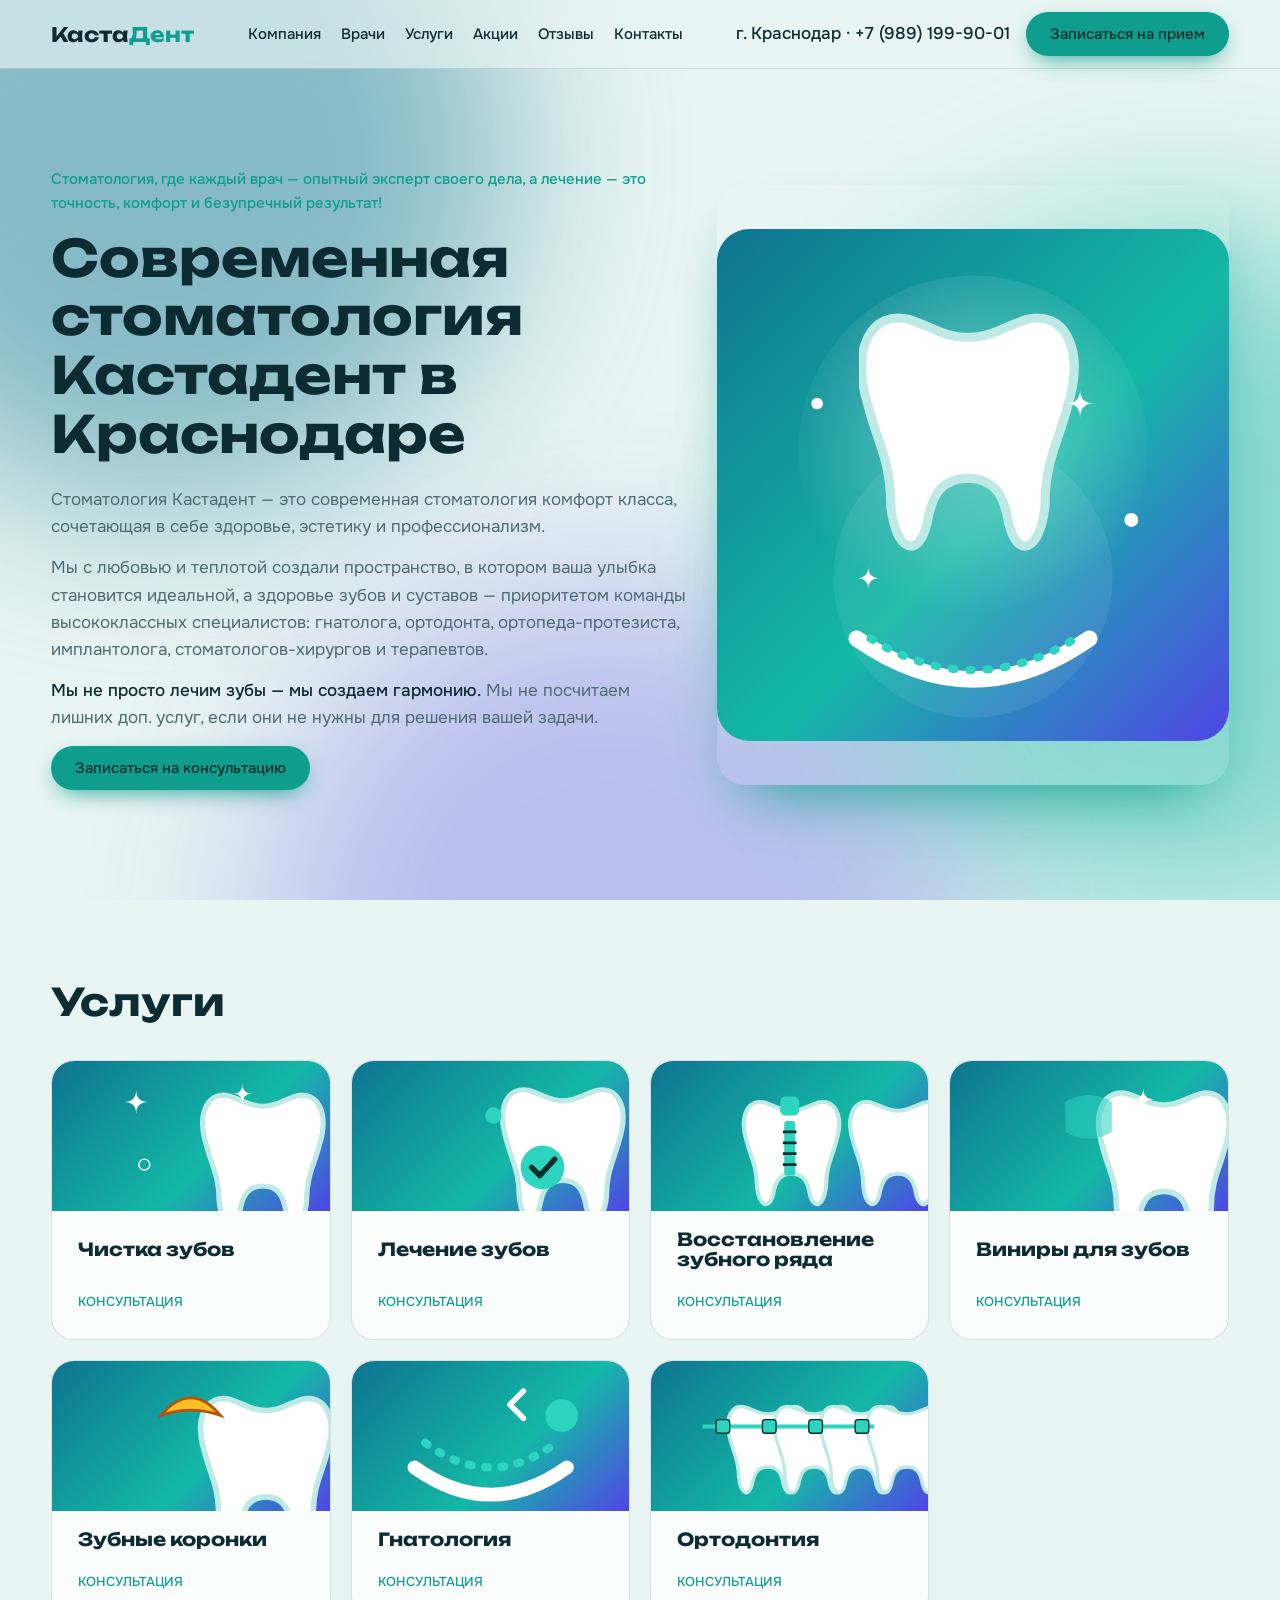
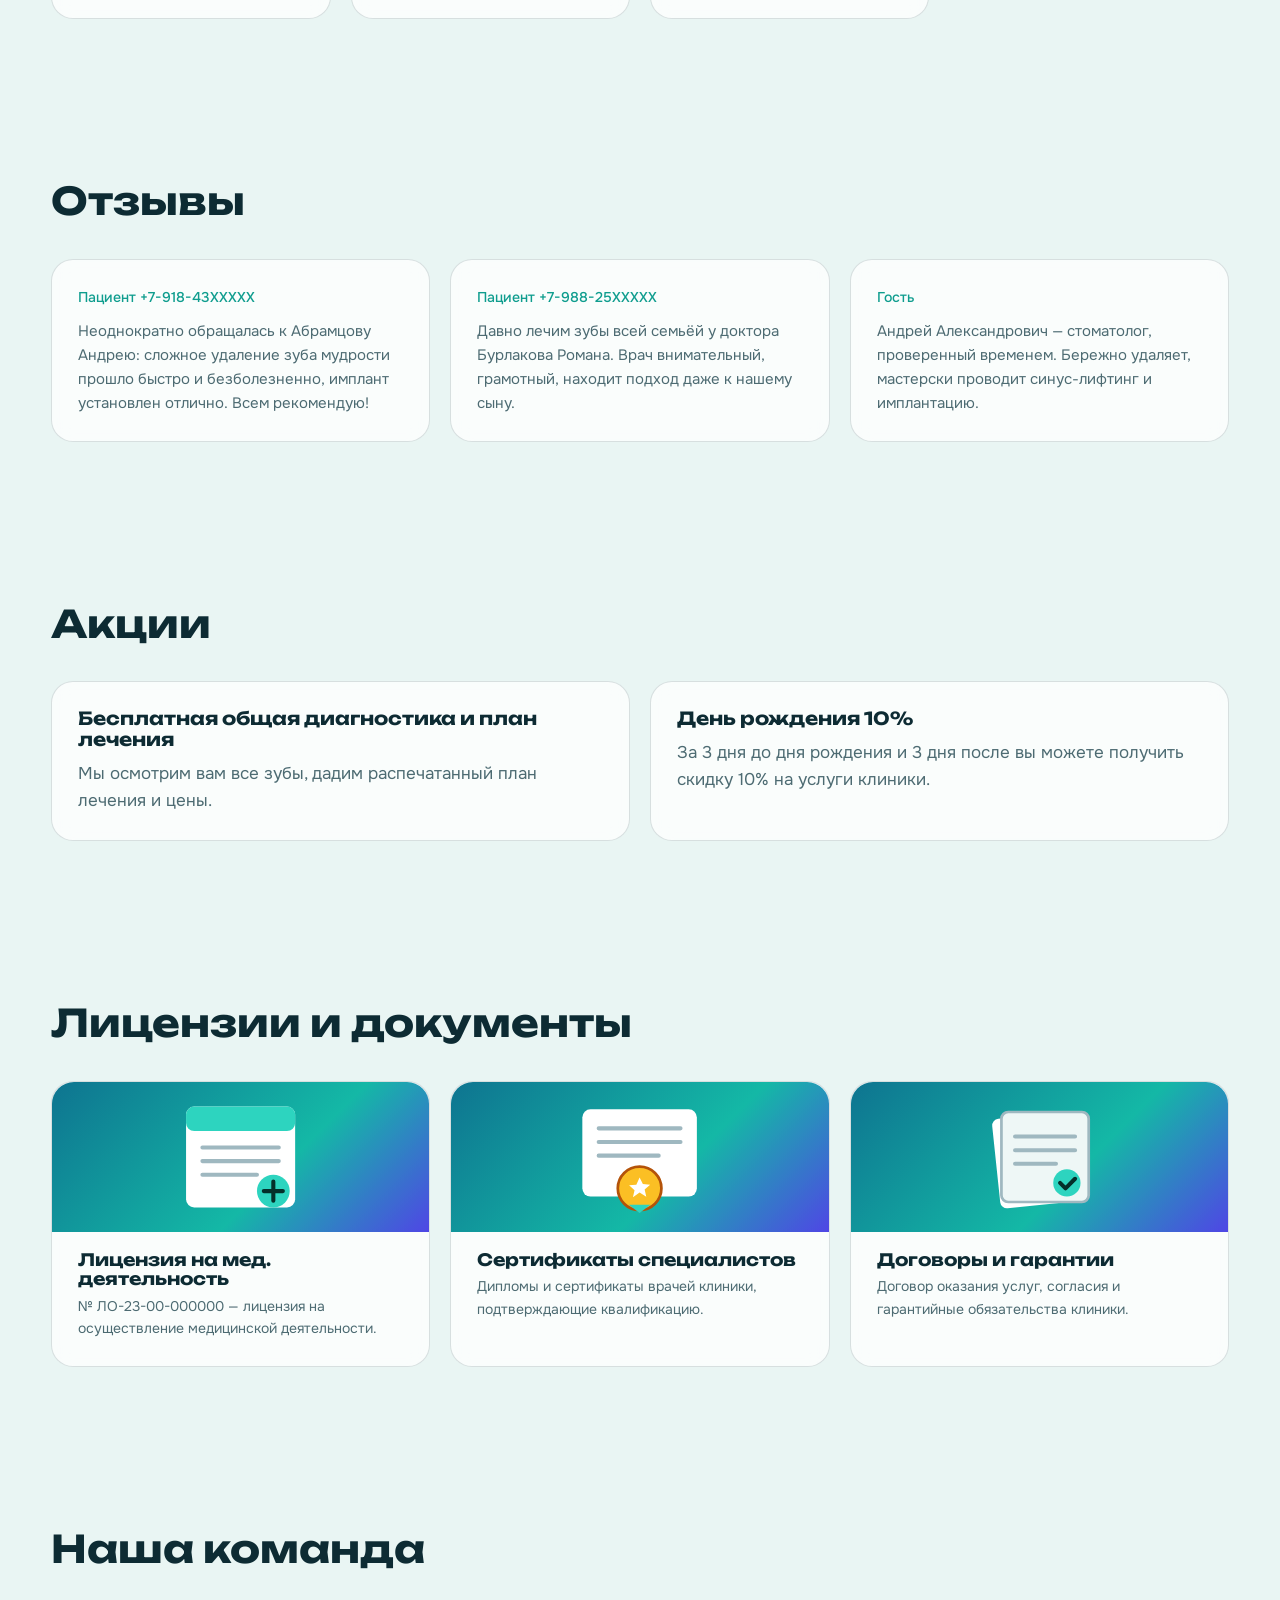
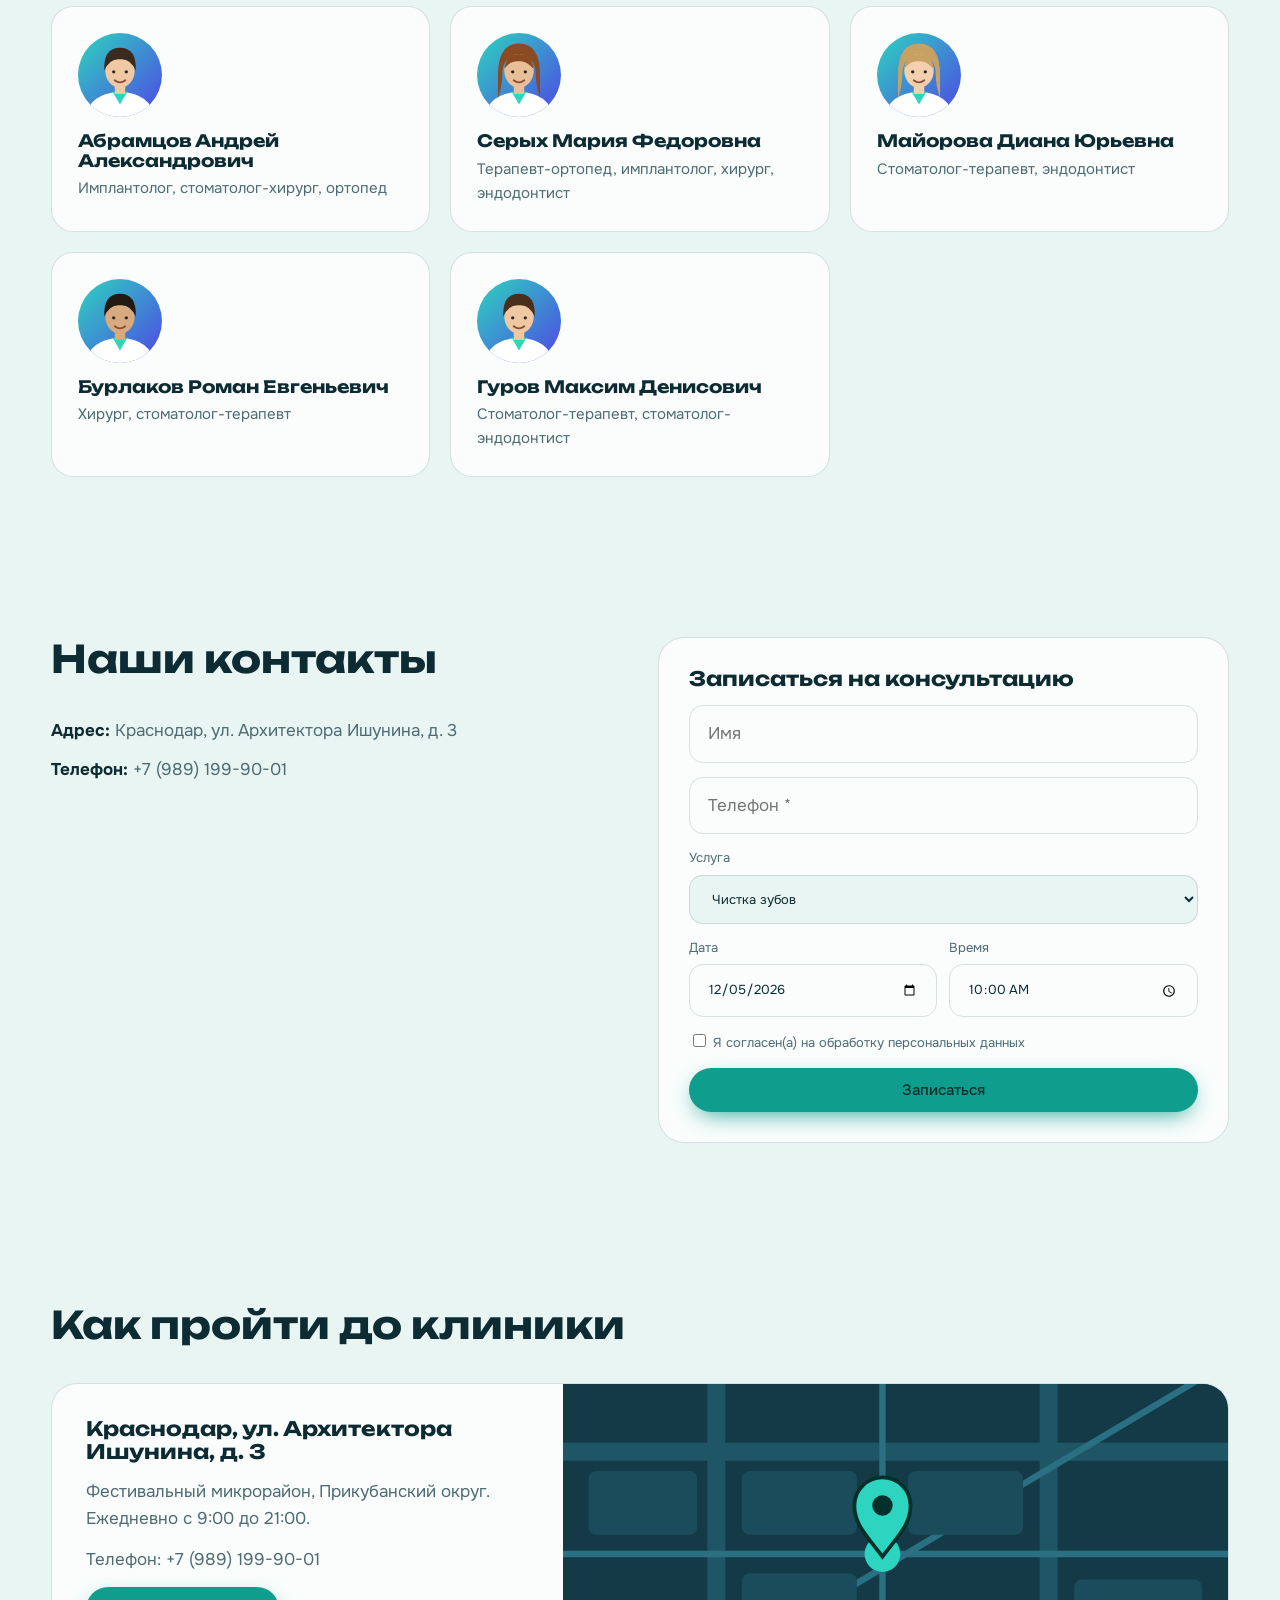
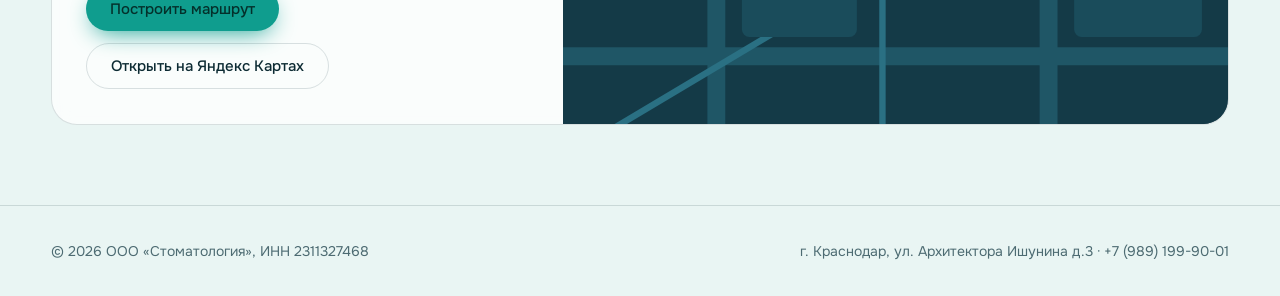
<file: index.html>
<!DOCTYPE html>
<html lang="ru">
<head>
<meta charset="utf-8">
<meta name="viewport" content="width=device-width, initial-scale=1, viewport-fit=cover">
<title>Каста Дент — стоматология без страха</title>
<link href="https://fonts.googleapis.com/css2?family=Unbounded:wght@500;700&family=Onest:wght@400;500&display=swap" rel="stylesheet">
<style>
:root{--bg:#0a1f2b;--surface:rgba(255,255,255,.07);--ink:#eef7f6;--muted:#a9c4c8;--accent:#2dd4bf;--line:rgba(255,255,255,.14);color-scheme:dark;box-sizing:border-box;padding-top:env(safe-area-inset-top,0px);padding-bottom:env(safe-area-inset-bottom,0px)}
@media (prefers-color-scheme:light){:root:not([data-theme="dark"]){--bg:#e9f5f3;--surface:rgba(255,255,255,.75);--ink:#0d2b33;--muted:#4d6b72;--accent:#0f9d8e;--line:rgba(13,43,51,.14);color-scheme:light}}
:root[data-theme="light"]{--bg:#e9f5f3;--surface:rgba(255,255,255,.75);--ink:#0d2b33;--muted:#4d6b72;--accent:#0f9d8e;--line:rgba(13,43,51,.14);color-scheme:light}
*,*::before,*::after{box-sizing:border-box}
html{scroll-behavior:smooth;scroll-padding-top:90px}
body{margin:0;background:var(--bg);color:var(--ink);font:400 17px/1.6 Onest,system-ui,sans-serif;overflow-x:hidden}
h1,h2,h3{font-family:Unbounded,system-ui,sans-serif;line-height:1.15;margin:0}
a{color:inherit;text-decoration:none}
:focus-visible{outline:3px solid var(--accent);outline-offset:3px}
.bg{position:fixed;inset:0;z-index:-1;overflow:hidden}
.bg i{position:absolute;width:55vmax;height:55vmax;border-radius:50%;filter:blur(90px);opacity:.45;animation:drift 22s ease-in-out infinite alternate}
.bg i:nth-child(1){background:#0e7490;left:-15vmax;top:-15vmax}
.bg i:nth-child(2){background:#14b8a6;right:-20vmax;top:25vh;animation-duration:28s}
.bg i:nth-child(3){background:#4f46e5;left:20vw;bottom:-30vmax;opacity:.3;animation-duration:34s}
@keyframes drift{to{transform:translate(8vw,6vh) scale(1.2)}}
header{position:fixed;top:0;left:0;right:0;z-index:20;display:flex;justify-content:space-between;align-items:center;gap:16px;padding:calc(12px + env(safe-area-inset-top,0px)) 4vw 12px;backdrop-filter:blur(16px);background:color-mix(in srgb,var(--bg) 65%,transparent);border-bottom:1px solid var(--line)}
.logo{font:700 20px Unbounded,sans-serif;white-space:nowrap}.logo i{color:var(--accent);font-style:normal}
nav{display:flex;gap:20px;font-size:15px;font-weight:500;flex-wrap:wrap}nav>a,.has-drop>a{position:relative}nav>a::after,.has-drop>a::after{content:"";position:absolute;left:0;bottom:-4px;height:2px;width:0;background:var(--accent);transition:width .3s}nav>a:hover::after,.has-drop>a:hover::after{width:100%}
.has-drop{position:relative}
.drop{position:absolute;top:100%;left:0;margin-top:12px;min-width:210px;display:flex;flex-direction:column;gap:2px;padding:8px;background:color-mix(in srgb,var(--bg) 82%,transparent);backdrop-filter:blur(16px);border:1px solid var(--line);border-radius:16px;box-shadow:0 24px 40px -22px rgba(0,0,0,.6);opacity:0;visibility:hidden;transform:translateY(8px);transition:opacity .22s,transform .22s,visibility .22s;z-index:30}
.drop::before{content:"";position:absolute;top:-12px;left:0;right:0;height:12px}
.has-drop:hover .drop,.has-drop:focus-within .drop{opacity:1;visibility:visible;transform:none}
.drop a{display:block;padding:10px 14px;border-radius:10px;font-size:14px;font-weight:500;white-space:nowrap;transition:background .18s,color .18s}
.drop a::after{display:none}
.drop a:hover{background:var(--accent);color:#04302b}
.hd{display:flex;align-items:center;gap:16px;font-weight:500;white-space:nowrap}
.btn{display:inline-block;background:var(--accent);color:#04302b;font-weight:500;padding:12px 24px;border-radius:999px;border:0;font:500 15px Onest,sans-serif;cursor:pointer;transition:transform .25s,box-shadow .25s;box-shadow:0 8px 24px -8px var(--accent)}
.btn:hover{transform:translateY(-3px) scale(1.04)}
.hero{min-height:100vh;display:grid;grid-template-columns:1.25fr 1fr;align-items:center;gap:2vw;padding:110px 4vw 40px}
.hero .lead{font-size:15px;color:var(--accent);margin-bottom:14px;font-weight:500}
.hero h1{font-size:clamp(28px,4vw,52px);margin-bottom:22px}
.hero h1 span{display:inline-block;opacity:0;transform:translateY(40px) rotateX(-60deg);animation:rise .9s cubic-bezier(.2,.8,.2,1) forwards}
@keyframes rise{to{opacity:1;transform:none}}
.hero p{color:var(--muted);max-width:60ch;margin:0 0 14px}
.hero p b{color:var(--ink);font-weight:500}
.hero-art{height:min(75vh,600px);width:100%;border-radius:28px;display:block;box-shadow:0 30px 60px -30px var(--accent);overflow:hidden}
.hero-art svg{width:100%;height:100%;display:block}
.float{animation:floaty 5s ease-in-out infinite alternate;transform-origin:center}
@keyframes floaty{to{transform:translateY(-14px)}}
.spk{animation:tw 2.6s ease-in-out infinite}
@keyframes tw{0%,100%{opacity:.35;transform:scale(.8)}50%{opacity:1;transform:scale(1.15)}}
section{padding:80px 4vw}
h2{font-size:clamp(24px,3vw,38px);margin-bottom:36px}
.services{display:grid;grid-template-columns:repeat(4,1fr);gap:20px;perspective:900px}
.card{background:var(--surface);border:1px solid var(--line);backdrop-filter:blur(10px);border-radius:22px;padding:26px;min-height:170px;display:flex;flex-direction:column;justify-content:space-between;transform-style:preserve-3d;transition:transform .2s ease-out,box-shadow .3s}
.card:hover{box-shadow:0 30px 50px -28px var(--accent)}
.card h3{font-size:18px;transform:translateZ(30px)}
.card span{font-size:13px;font-weight:500;color:var(--accent);transform:translateZ(18px);display:block;margin-top:22px}
.ph{height:150px;margin:-26px -26px 18px;border-radius:22px 22px 0 0;background:linear-gradient(135deg,#0e7490,#14b8a6 60%,#4f46e5);display:grid;place-items:center;overflow:hidden;transform:translateZ(0)}
.ph svg{height:100%;width:100%;display:block;transition:transform .5s}.card:hover .ph svg{transform:scale(1.1)}
.team .av{overflow:hidden;width:84px;height:84px;background:none}.team .av svg,.team .card>svg{width:84px;height:84px;border-radius:50%;margin-bottom:14px;display:block}select{font:inherit;padding:14px 18px;border-radius:14px;border:1px solid var(--line);background:var(--bg);color:var(--ink);width:100%;margin-top:6px}label.c input[type=date],label.c input[type=time]{width:100%;margin-top:6px}.two{display:grid;grid-template-columns:1fr 1fr;gap:12px}.ok a{display:inline-block;margin-top:10px}.map{display:grid;grid-template-columns:1fr 1.3fr;gap:0;border-radius:26px;overflow:hidden;border:1px solid var(--line);background:var(--surface);backdrop-filter:blur(10px)}.map .tx{padding:34px;display:flex;flex-direction:column;gap:14px;justify-content:center}.map .tx p{margin:0;color:var(--muted)}.map .tx .row{display:flex;gap:12px;flex-wrap:wrap}.btn.ghost{background:transparent;color:var(--ink);border:1px solid var(--line);box-shadow:none}.mp{min-height:340px;background:#143a47;position:relative}.mp svg{width:100%;height:100%;display:block;position:absolute;inset:0}.pin{animation:bob 1.8s ease-in-out infinite;transform-origin:50% 100%}@keyframes bob{50%{transform:translateY(-8px)}}.ring{animation:ring 2.4s ease-out infinite;transform-origin:center;transform-box:fill-box}@keyframes ring{from{transform:scale(.3);opacity:.9}to{transform:scale(2.4);opacity:0}}@media(max-width:1000px){.map{grid-template-columns:1fr}}.rev{display:grid;grid-template-columns:repeat(3,1fr);gap:20px}
.rev .card{min-height:0;gap:14px;display:block}.rev small{display:block;color:var(--accent);margin-bottom:10px;font-weight:500}.rev p{margin:0;color:var(--muted);font-size:15px}
.promo{display:grid;grid-template-columns:repeat(2,1fr);gap:20px}
.promo .card{min-height:0;display:block}.promo h3{margin-bottom:10px;transform:none}.promo p{margin:0;color:var(--muted)}
.docs{display:grid;grid-template-columns:repeat(3,1fr);gap:20px}
.docs .card{min-height:0;display:block}.docs h3{font-size:17px;margin-bottom:6px;transform:none}.docs p{margin:0;color:var(--muted);font-size:14px}
.team{display:grid;grid-template-columns:repeat(3,1fr);gap:20px}
.team .card{min-height:0;display:block}.team h3{font-size:17px;margin-bottom:6px;transform:none}.team p{margin:0;color:var(--muted);font-size:15px}
.team .av{width:54px;height:54px;border-radius:50%;background:linear-gradient(135deg,var(--accent),#4f46e5);margin-bottom:14px}
.contact{display:grid;grid-template-columns:1fr 1fr;gap:36px;align-items:start}
.info p{margin:0 0 12px;color:var(--muted)}.info strong{color:var(--ink)}
form{background:var(--surface);border:1px solid var(--line);backdrop-filter:blur(10px);border-radius:26px;padding:30px;display:grid;gap:14px}
input{font:inherit;padding:14px 18px;border-radius:14px;border:1px solid var(--line);background:transparent;color:var(--ink)}
label.c{font-size:13px;color:var(--muted)}
.ok{display:none;color:var(--accent);font-weight:500}
footer{padding:34px 4vw;color:var(--muted);font-size:14px;display:flex;justify-content:space-between;flex-wrap:wrap;gap:12px;border-top:1px solid var(--line)}
.rv{opacity:0;transform:translateY(34px);transition:opacity .8s,transform .8s}.rv.in{opacity:1;transform:none}
@media(max-width:1000px){nav{display:none}.hero{grid-template-columns:1fr;padding-top:96px}.hero-art{height:40vh;order:-1}.services,.team,.rev,.docs{grid-template-columns:1fr 1fr}.contact,.promo{grid-template-columns:1fr}}
@media(max-width:560px){.services,.team,.rev,.docs{grid-template-columns:1fr}.hd .tel{display:none}}
@media(prefers-reduced-motion:reduce){*{animation:none!important;transition:none!important}.rv,.hero h1 span{opacity:1;transform:none}}
</style>
</head>
<body>
<svg width="0" height="0" style="position:absolute" aria-hidden="true"><symbol id="t" viewBox="0 0 50 56"><path d="M12 3C4 1-1 9 3 22c2 8 5 12 5 22 1 10 6 12 8 4 1-6 3-10 9-10s8 4 9 10c2 8 7 6 8-4 0-10 3-14 5-22C51 9 46 1 38 3c-6 2-8 4-13 4S18 5 12 3z" fill="#fff" stroke="#bfe9e4" stroke-width="2" transform="translate(-1 0)"/></symbol></svg>
<div class="bg" aria-hidden="true"><i></i><i></i><i></i></div>
<header><a class="logo" href="#top">Каста<i>Дент</i></a><nav><span class="has-drop"><a href="#company" aria-haspopup="true" aria-expanded="false">Компания</a><span class="drop" role="menu"><a href="#team" role="menuitem">Врачи</a><a href="#docs" role="menuitem">Лицензии и документы</a></span></span><a href="#team">Врачи</a><a href="#services">Услуги</a><a href="#promo">Акции</a><a href="#reviews">Отзывы</a><a href="#contact">Контакты</a></nav>
<div class="hd"><span class="tel">г. Краснодар · +7 (989) 199-90-01</span><a class="btn" href="#contact">Записаться на прием</a></div></header>
<main id="top">
<div class="hero" id="company"><div>
<div class="lead">Стоматология, где каждый врач — опытный эксперт своего дела, а лечение — это точность, комфорт и безупречный результат!</div>
<h1 aria-label="Современная стоматология Кастадент в Краснодаре"><span>Современная</span> <span style="animation-delay:.12s">стоматология</span> <span style="animation-delay:.24s">Кастадент</span> <span style="animation-delay:.36s">в</span> <span style="animation-delay:.48s">Краснодаре</span></h1>
<p>Стоматология Кастадент — это современная стоматология комфорт класса, сочетающая в себе здоровье, эстетику и профессионализм.</p>
<p>Мы с любовью и теплотой создали пространство, в котором ваша улыбка становится идеальной, а здоровье зубов и суставов — приоритетом команды высококлассных специалистов: гнатолога, ортодонта, ортопеда-протезиста, имплантолога, стоматологов-хирургов и терапевтов.</p>
<p><b>Мы не просто лечим зубы — мы создаем гармонию.</b> Мы не посчитаем лишних доп. услуг, если они не нужны для решения вашей задачи.</p>
<p><a class="btn" href="#contact">Записаться на консультацию</a></p>
</div><div class="hero-art"><svg viewBox="0 0 440 440" role="img" aria-label="Иллюстрация современной стоматологии">
<defs>
<linearGradient id="hg" x1="0" y1="0" x2="1" y2="1"><stop offset="0" stop-color="#0e7490"/><stop offset=".55" stop-color="#14b8a6"/><stop offset="1" stop-color="#4f46e5"/></linearGradient>
<radialGradient id="hglow" cx="50%" cy="42%" r="55%"><stop offset="0" stop-color="#ffffff" stop-opacity=".35"/><stop offset="1" stop-color="#ffffff" stop-opacity="0"/></radialGradient>
</defs>
<rect width="440" height="440" rx="28" fill="url(#hg)"/>
<circle cx="220" cy="190" r="150" fill="url(#hglow)"/>
<circle cx="220" cy="300" r="120" fill="#ffffff" opacity=".07"/>
<g class="float">
<use href="#t" width="50" height="56" transform="translate(122 66) scale(3.9)"/>
<path d="M300 150q12 0 12 12q0 -12 12 -12q-12 0 -12 -12q0 12 -12 12z" fill="#fff" class="spk"/>
<path d="M120 300q10 0 10 10q0 -10 10 -10q-10 0 -10 -10q0 10 -10 10z" fill="#fff" class="spk" style="animation-delay:.6s"/>
</g>
<path d="M120 352q100 70 200 0" stroke="#fff" stroke-width="14" fill="none" stroke-linecap="round"/>
<path d="M132 352q88 54 176 0" stroke="#2dd4bf" stroke-width="7" fill="none" stroke-linecap="round" stroke-dasharray="2 13"/>
<g class="spk" style="animation-delay:1.1s"><circle cx="356" cy="250" r="6" fill="#fff"/></g>
<g class="spk" style="animation-delay:.3s"><circle cx="86" cy="150" r="5" fill="#fff"/></g>
</svg></div></div>
<section id="services"><h2 class="rv">Услуги</h2><div class="services"><a class="card rv" href="#contact"><div class="ph"><svg viewBox="0 0 160 110" role="img" aria-label="Чистка зубов"><g transform="translate(58 20) scale(0.960)"><use href="#t" /></g><path d="M40 21Q40 30 49 30Q40 30 40 39Q40 30 31 30Q40 30 40 21Z" fill="#fff"/><path d="M118 17Q118 24 125 24Q118 24 118 31Q118 24 111 24Q118 24 118 17Z" fill="#fff"/><path d="M112 70Q112 80 122 80Q112 80 112 90Q112 80 102 80Q112 80 112 70Z" fill="#fff"/><circle cx="46" cy="76" r="4" fill="none" stroke="#fff"/><circle cx="130" cy="52" r="3" fill="none" stroke="#fff"/></svg></div><h3>Чистка зубов</h3><span>КОНСУЛЬТАЦИЯ</span></a><a class="card rv" href="#contact"><div class="ph"><svg viewBox="0 0 160 110" role="img" aria-label="Лечение зубов"><g transform="translate(58 16) scale(0.960)"><use href="#t" /></g><circle cx="82" cy="40" r="6" fill="#2dd4bf"/><circle cx="118" cy="78" r="16" fill="#2dd4bf"/><path d="M110 78l6 6 11-12" stroke="#04302b" stroke-width="4" fill="none" stroke-linecap="round" stroke-linejoin="round"/></svg></div><h3>Лечение зубов</h3><span>КОНСУЛЬТАЦИЯ</span></a><a class="card rv" href="#contact"><div class="ph"><svg viewBox="0 0 160 110" role="img" aria-label="Восстановление зубного ряда"><g transform="translate(22 26) scale(0.760)"><use href="#t" /></g><g transform="translate(100 26) scale(0.760)"><use href="#t" /></g><g fill="#2dd4bf"><rect x="73" y="26" width="14" height="14" rx="4"/><rect x="76" y="44" width="8" height="40" rx="2"/></g><g stroke="#04302b" stroke-width="2"><path d="M75 52h10M75 60h10M75 68h10M75 76h10"/></g></svg></div><h3>Восстановление зубного ряда</h3><span>КОНСУЛЬТАЦИЯ</span></a><a class="card rv" href="#contact"><div class="ph"><svg viewBox="0 0 160 110" role="img" aria-label="Виниры для зубов"><g transform="translate(54 18) scale(1.040)"><use href="#t" /></g><path d="M63 30q17-10 34 0v22q-17 10-34 0z" fill="#2dd4bf" opacity=".55"/><path d="M120 20Q120 28 128 28Q120 28 120 36Q120 28 112 28Q120 28 120 20Z" fill="#fff"/></svg></div><h3>Виниры для зубов</h3><span>КОНСУЛЬТАЦИЯ</span></a><a class="card rv" href="#contact"><div class="ph"><svg viewBox="0 0 160 110" role="img" aria-label="Зубные коронки"><g transform="translate(54 22) scale(1.040)"><use href="#t" /></g><path d="M58 40Q80 14 102 40Q80 32 58 40Z" fill="#fbbf24" stroke="#b45309" stroke-width="2"/></svg></div><h3>Зубные коронки</h3><span>КОНСУЛЬТАЦИЯ</span></a><a class="card rv" href="#contact"><div class="ph"><svg viewBox="0 0 160 110" role="img" aria-label="Гнатология"><path d="M24 78Q80 118 136 78" stroke="#fff" stroke-width="10" fill="none" stroke-linecap="round"/><path d="M32 60Q80 96 128 60" stroke="#2dd4bf" stroke-width="6" fill="none" stroke-linecap="round" stroke-dasharray="2 10"/><circle cx="132" cy="40" r="12" fill="#2dd4bf"/><path d="M104 22l-10 10 10 10M160 22" stroke="#fff" stroke-width="4" fill="none" stroke-linecap="round" stroke-linejoin="round"/></svg></div><h3>Гнатология</h3><span>КОНСУЛЬТАЦИЯ</span></a><a class="card rv" href="#contact"><div class="ph"><svg viewBox="0 0 160 110" role="img" aria-label="Ортодонтия"><g transform="translate(14 30) scale(0.640)"><use href="#t" /></g><g transform="translate(48 30) scale(0.640)"><use href="#t" /></g><g transform="translate(82 30) scale(0.640)"><use href="#t" /></g><g transform="translate(116 30) scale(0.640)"><use href="#t" /></g><path d="M16 48H142" stroke="#2dd4bf" stroke-width="3"/><rect x="26" y="43" width="10" height="10" rx="2" fill="#2dd4bf" stroke="#04302b"/><rect x="60" y="43" width="10" height="10" rx="2" fill="#2dd4bf" stroke="#04302b"/><rect x="94" y="43" width="10" height="10" rx="2" fill="#2dd4bf" stroke="#04302b"/><rect x="128" y="43" width="10" height="10" rx="2" fill="#2dd4bf" stroke="#04302b"/></svg></div><h3>Ортодонтия</h3><span>КОНСУЛЬТАЦИЯ</span></a></div></section>
<section id="reviews"><h2 class="rv">Отзывы</h2><div class="rev"><div class="card rv"><small>Пациент +7-918-43XXXXX</small><p>Неоднократно обращалась к Абрамцову Андрею: сложное удаление зуба мудрости прошло быстро и безболезненно, имплант установлен отлично. Всем рекомендую!</p></div><div class="card rv"><small>Пациент +7-988-25XXXXX</small><p>Давно лечим зубы всей семьёй у доктора Бурлакова Романа. Врач внимательный, грамотный, находит подход даже к нашему сыну.</p></div><div class="card rv"><small>Гость</small><p>Андрей Александрович — стоматолог, проверенный временем. Бережно удаляет, мастерски проводит синус-лифтинг и имплантацию.</p></div></div></section>
<section id="promo"><h2 class="rv">Акции</h2><div class="promo"><div class="card rv"><h3>Бесплатная общая диагностика и план лечения</h3><p>Мы осмотрим вам все зубы, дадим распечатанный план лечения и цены.</p></div><div class="card rv"><h3>День рождения 10%</h3><p>За 3 дня до дня рождения и 3 дня после вы можете получить скидку 10% на услуги клиники.</p></div></div></section>
<section id="docs"><h2 class="rv">Лицензии и документы</h2><div class="docs"><div class="card rv"><div class="ph"><svg viewBox="0 0 160 110" role="img" aria-label="Медицинская лицензия"><rect x="40" y="18" width="80" height="74" rx="6" fill="#fff"/><rect x="40" y="18" width="80" height="18" rx="6" fill="#2dd4bf"/><g stroke="#9fb8c0" stroke-width="3" stroke-linecap="round"><path d="M52 48h56M52 58h56M52 68h40"/></g><circle cx="104" cy="80" r="12" fill="#2dd4bf"/><path d="M104 73v14M97 80h14" stroke="#04302b" stroke-width="3" stroke-linecap="round"/></svg></div><h3>Лицензия на мед. деятельность</h3><p>№ ЛО-23-00-000000 — лицензия на осуществление медицинской деятельности.</p></div><div class="card rv"><div class="ph"><svg viewBox="0 0 160 110" role="img" aria-label="Сертификат"><rect x="38" y="20" width="84" height="64" rx="6" fill="#fff"/><g stroke="#9fb8c0" stroke-width="3" stroke-linecap="round"><path d="M50 34h60M50 44h60M50 54h44"/></g><circle cx="80" cy="78" r="16" fill="#fbbf24" stroke="#b45309" stroke-width="2"/><path d="M80 70l2.4 4.8 5.3.5-4 3.6 1.2 5.2L80 81l-4.9 3.6 1.2-5.2-4-3.6 5.3-.5z" fill="#fff"/><path d="M72 90l8 6 8-6" fill="#2dd4bf"/></svg></div><h3>Сертификаты специалистов</h3><p>Дипломы и сертификаты врачей клиники, подтверждающие квалификацию.</p></div><div class="card rv"><div class="ph"><svg viewBox="0 0 160 110" role="img" aria-label="Документы и договор"><rect x="48" y="24" width="64" height="66" rx="5" fill="#fff" transform="rotate(-6 80 57)"/><rect x="52" y="22" width="64" height="66" rx="5" fill="#eef7f6"/><rect x="52" y="22" width="64" height="66" rx="5" fill="none" stroke="#9fb8c0" stroke-width="2"/><g stroke="#9fb8c0" stroke-width="3" stroke-linecap="round"><path d="M62 40h44M62 50h44M62 60h30"/></g><circle cx="100" cy="74" r="10" fill="#2dd4bf"/><path d="M95 74l4 4 7-7" stroke="#04302b" stroke-width="3" fill="none" stroke-linecap="round" stroke-linejoin="round"/></svg></div><h3>Договоры и гарантии</h3><p>Договор оказания услуг, согласия и гарантийные обязательства клиники.</p></div></div></section>
<section id="team"><h2 class="rv">Наша команда</h2><div class="team"><div class="card rv"><svg viewBox="0 0 80 80" role="img" aria-label="Иллюстрация врача"><defs><linearGradient id="g0" x1="0" y1="0" x2="1" y2="1"><stop offset="0" stop-color="#2dd4bf"/><stop offset="1" stop-color="#4f46e5"/></linearGradient></defs><rect width="80" height="80" fill="url(#g0)"/><path d="M8 80Q10 58 40 56Q70 58 72 80Z" fill="#fff"/><path d="M33 56l7 12 7-12" fill="#2dd4bf"/><rect x="35" y="46" width="10" height="12" fill="#f0c9a4"/><ellipse cx="40" cy="36" rx="14" ry="16" fill="#f0c9a4"/><path d="M25 36Q24 14 40 14Q56 14 55 36Q50 24 40 25Q30 24 25 36Z" fill="#3b2a1e"/><circle cx="34" cy="37" r="1.6" fill="#2b2b2b"/><circle cx="46" cy="37" r="1.6" fill="#2b2b2b"/><path d="M35 45Q40 49 45 45" stroke="#8a4b3a" stroke-width="1.8" fill="none" stroke-linecap="round"/></svg><h3>Абрамцов Андрей Александрович</h3><p>Имплантолог, стоматолог-хирург, ортопед</p></div><div class="card rv"><svg viewBox="0 0 80 80" role="img" aria-label="Иллюстрация врача"><defs><linearGradient id="g2" x1="0" y1="0" x2="1" y2="1"><stop offset="0" stop-color="#2dd4bf"/><stop offset="1" stop-color="#4f46e5"/></linearGradient></defs><rect width="80" height="80" fill="url(#g2)"/><path d="M8 80Q10 58 40 56Q70 58 72 80Z" fill="#fff"/><path d="M33 56l7 12 7-12" fill="#2dd4bf"/><rect x="35" y="46" width="10" height="12" fill="#e9bf9a"/><path d="M20 40Q20 10 40 10Q60 10 60 40V62Q56 50 56 40Q56 22 40 22Q24 22 24 40Q24 50 20 62Z" fill="#8a4b22"/><ellipse cx="40" cy="36" rx="14" ry="16" fill="#e9bf9a"/><path d="M26 34Q28 20 40 20Q52 20 54 34Q46 26 40 27Q32 26 26 34Z" fill="#8a4b22"/><circle cx="34" cy="37" r="1.6" fill="#2b2b2b"/><circle cx="46" cy="37" r="1.6" fill="#2b2b2b"/><path d="M35 45Q40 49 45 45" stroke="#8a4b3a" stroke-width="1.8" fill="none" stroke-linecap="round"/></svg><h3>Серых Мария Федоровна</h3><p>Терапевт-ортопед, имплантолог, хирург, эндодонтист</p></div><div class="card rv"><svg viewBox="0 0 80 80" role="img" aria-label="Иллюстрация врача"><defs><linearGradient id="g3" x1="0" y1="0" x2="1" y2="1"><stop offset="0" stop-color="#2dd4bf"/><stop offset="1" stop-color="#4f46e5"/></linearGradient></defs><rect width="80" height="80" fill="url(#g3)"/><path d="M8 80Q10 58 40 56Q70 58 72 80Z" fill="#fff"/><path d="M33 56l7 12 7-12" fill="#2dd4bf"/><rect x="35" y="46" width="10" height="12" fill="#f3cfae"/><path d="M20 40Q20 10 40 10Q60 10 60 40V62Q56 50 56 40Q56 22 40 22Q24 22 24 40Q24 50 20 62Z" fill="#c9a063"/><ellipse cx="40" cy="36" rx="14" ry="16" fill="#f3cfae"/><path d="M26 34Q28 20 40 20Q52 20 54 34Q46 26 40 27Q32 26 26 34Z" fill="#c9a063"/><circle cx="34" cy="37" r="1.6" fill="#2b2b2b"/><circle cx="46" cy="37" r="1.6" fill="#2b2b2b"/><path d="M35 45Q40 49 45 45" stroke="#8a4b3a" stroke-width="1.8" fill="none" stroke-linecap="round"/></svg><h3>Майорова Диана Юрьевна</h3><p>Стоматолог-терапевт, эндодонтист</p></div><div class="card rv"><svg viewBox="0 0 80 80" role="img" aria-label="Иллюстрация врача"><defs><linearGradient id="g4" x1="0" y1="0" x2="1" y2="1"><stop offset="0" stop-color="#2dd4bf"/><stop offset="1" stop-color="#4f46e5"/></linearGradient></defs><rect width="80" height="80" fill="url(#g4)"/><path d="M8 80Q10 58 40 56Q70 58 72 80Z" fill="#fff"/><path d="M33 56l7 12 7-12" fill="#2dd4bf"/><rect x="35" y="46" width="10" height="12" fill="#d9a97f"/><ellipse cx="40" cy="36" rx="14" ry="16" fill="#d9a97f"/><path d="M25 36Q24 14 40 14Q56 14 55 36Q50 24 40 25Q30 24 25 36Z" fill="#241a14"/><circle cx="34" cy="37" r="1.6" fill="#2b2b2b"/><circle cx="46" cy="37" r="1.6" fill="#2b2b2b"/><path d="M35 45Q40 49 45 45" stroke="#8a4b3a" stroke-width="1.8" fill="none" stroke-linecap="round"/></svg><h3>Бурлаков Роман Евгеньевич</h3><p>Хирург, стоматолог-терапевт</p></div><div class="card rv"><svg viewBox="0 0 80 80" role="img" aria-label="Иллюстрация врача"><defs><linearGradient id="g5" x1="0" y1="0" x2="1" y2="1"><stop offset="0" stop-color="#2dd4bf"/><stop offset="1" stop-color="#4f46e5"/></linearGradient></defs><rect width="80" height="80" fill="url(#g5)"/><path d="M8 80Q10 58 40 56Q70 58 72 80Z" fill="#fff"/><path d="M33 56l7 12 7-12" fill="#2dd4bf"/><rect x="35" y="46" width="10" height="12" fill="#efc7a1"/><ellipse cx="40" cy="36" rx="14" ry="16" fill="#efc7a1"/><path d="M25 36Q24 14 40 14Q56 14 55 36Q50 24 40 25Q30 24 25 36Z" fill="#4a2f1d"/><circle cx="34" cy="37" r="1.6" fill="#2b2b2b"/><circle cx="46" cy="37" r="1.6" fill="#2b2b2b"/><path d="M35 45Q40 49 45 45" stroke="#8a4b3a" stroke-width="1.8" fill="none" stroke-linecap="round"/></svg><h3>Гуров Максим Денисович</h3><p>Стоматолог-терапевт, стоматолог-эндодонтист</p></div></div></section>
<section id="contact"><div class="contact"><div class="info rv"><h2>Наши контакты</h2><p><strong>Адрес:</strong> Краснодар, ул. Архитектора Ишунина, д. 3</p><p><strong>Телефон:</strong> +7 (989) 199-90-01</p></div>
<form class="rv" id="f"><h3>Записаться на консультацию</h3><input id="fn" placeholder="Имя" aria-label="Имя"><input id="fp" required type="tel" placeholder="Телефон *" aria-label="Телефон"><label class="c">Услуга<select id="fs" required><option>Чистка зубов</option><option>Лечение зубов</option><option>Восстановление зубного ряда</option><option>Виниры для зубов</option><option>Зубные коронки</option><option>Гнатология</option><option>Ортодонтия</option><option>Имплантация</option><option>Детская стоматология</option><option>Бесплатная диагностика и план лечения</option></select></label><div class="two"><label class="c">Дата<input id="fd" required type="date"></label><label class="c">Время<input id="ft" required type="time" min="09:00" max="21:00" value="10:00"></label></div><label class="c"><input type="checkbox" required> Я согласен(а) на обработку персональных данных</label><button class="btn" type="submit">Записаться</button><div class="ok" id="ok" role="status"></div></form></div></section>
<section id="map"><h2 class="rv">Как пройти до клиники</h2><div class="map rv"><div class="tx"><h3>Краснодар, ул. Архитектора Ишунина, д. 3</h3><p>Фестивальный микрорайон, Прикубанский округ. Ежедневно с 9:00 до 21:00.</p><p>Телефон: +7 (989) 199-90-01</p><div class="row"><a class="btn" target="_blank" rel="noopener" href="https://yandex.ru/maps/?rtext=~%D0%9A%D1%80%D0%B0%D1%81%D0%BD%D0%BE%D0%B4%D0%B0%D1%80%2C%20%D1%83%D0%BB%D0%B8%D1%86%D0%B0%20%D0%90%D1%80%D1%85%D0%B8%D1%82%D0%B5%D0%BA%D1%82%D0%BE%D1%80%D0%B0%20%D0%98%D1%88%D1%83%D0%BD%D0%B8%D0%BD%D0%B0%2C%203&rtt=auto">Построить маршрут</a><a class="btn ghost" target="_blank" rel="noopener" href="https://yandex.ru/maps/?text=%D0%9A%D1%80%D0%B0%D1%81%D0%BD%D0%BE%D0%B4%D0%B0%D1%80%2C%20%D1%83%D0%BB%D0%B8%D1%86%D0%B0%20%D0%90%D1%80%D1%85%D0%B8%D1%82%D0%B5%D0%BA%D1%82%D0%BE%D1%80%D0%B0%20%D0%98%D1%88%D1%83%D0%BD%D0%B8%D0%BD%D0%B0%2C%203">Открыть на Яндекс Картах</a></div></div><div class="mp"><svg viewBox="0 0 520 340" preserveAspectRatio="xMidYMid slice" role="img" aria-label="Схема расположения клиники"><rect width="520" height="340" fill="#143a47"/><g stroke="#1f5666" stroke-width="14" fill="none"><path d="M-10 90H540M-10 250H540M120 -10V350M380 -10V350"/></g><g stroke="#2a7083" stroke-width="5" fill="none"><path d="M-10 170H540M250 -10V350M0 330L520 20"/></g><g fill="#1a4c5b"><rect x="140" y="105" width="90" height="50" rx="6"/><rect x="270" y="105" width="90" height="50" rx="6"/><rect x="140" y="185" width="90" height="50" rx="6"/><rect x="400" y="190" width="100" height="45" rx="6"/><rect x="20" y="105" width="85" height="50" rx="6"/></g><circle cx="250" cy="170" r="14" fill="#2dd4bf" class="ring"/><g class="pin"><path d="M250 172c-14-18-22-26-22-40a22 22 0 0144 0c0 14-8 22-22 40z" fill="#2dd4bf" stroke="#04302b" stroke-width="3"/><circle cx="250" cy="132" r="8" fill="#04302b"/></g></svg></div></div></section></main>
<footer><span>© 2026 ООО «Стоматология», ИНН 2311327468</span><span>г. Краснодар, ул. Архитектора Ишунина д.3 · +7 (989) 199-90-01</span></footer>
<script>
(function(){
var reduce=matchMedia('(prefers-reduced-motion: reduce)').matches;
// reveal
var io=new IntersectionObserver(function(es){es.forEach(function(e){if(e.isIntersecting){e.target.classList.add('in');io.unobserve(e.target)}})},{threshold:.15});
document.querySelectorAll('.rv').forEach(function(el){io.observe(el)});
// tilt cards
document.querySelectorAll('.card').forEach(function(c){
c.addEventListener('mousemove',function(e){var r=c.getBoundingClientRect(),x=(e.clientX-r.left)/r.width-.5,y=(e.clientY-r.top)/r.height-.5;c.style.transform='rotateY('+x*14+'deg) rotateX('+(-y*14)+'deg)'});
c.addEventListener('mouseleave',function(){c.style.transform=''})});
// form
var fd=document.getElementById('fd');if(fd){var d=new Date();fd.min=d.toISOString().slice(0,10);fd.value=fd.min}
document.querySelectorAll('.services .card').forEach(function(c){c.addEventListener('click',function(){var o=document.getElementById('fs'),t=c.querySelector('h3').textContent;for(var i=0;i<o.options.length;i++)if(o.options[i].text===t)o.selectedIndex=i})});
document.getElementById('f').addEventListener('submit',function(e){e.preventDefault();var g=function(i){return document.getElementById(i).value},addr='Краснодар, ул. Архитектора Ишунина, д. 3',dt=g('fd').split('-').reverse().join('.');
var body='Новая запись в Кастадент\n\nУслуга: '+g('fs')+'\nКуда: '+addr+'\nКогда: '+dt+' в '+g('ft')+'\nИмя: '+(g('fn')||'не указано')+'\nТелефон: '+g('fp');
var href='mailto:dimanado354@gmail.com?subject='+encodeURIComponent('Запись: '+g('fs')+', '+dt+' '+g('ft'))+'&body='+encodeURIComponent(body);
var ok=document.getElementById('ok');ok.style.display='block';ok.textContent='Вы записаны: '+g('fs')+', '+dt+' в '+g('ft')+', '+addr+'. ';var a=document.createElement('a');a.href=href;a.target='_top';a.className='btn';a.textContent='Отправить уведомление на почту клиники';ok.appendChild(a);try{a.click()}catch(x){}});
})();
</script>
</body>
</html>
</file>
